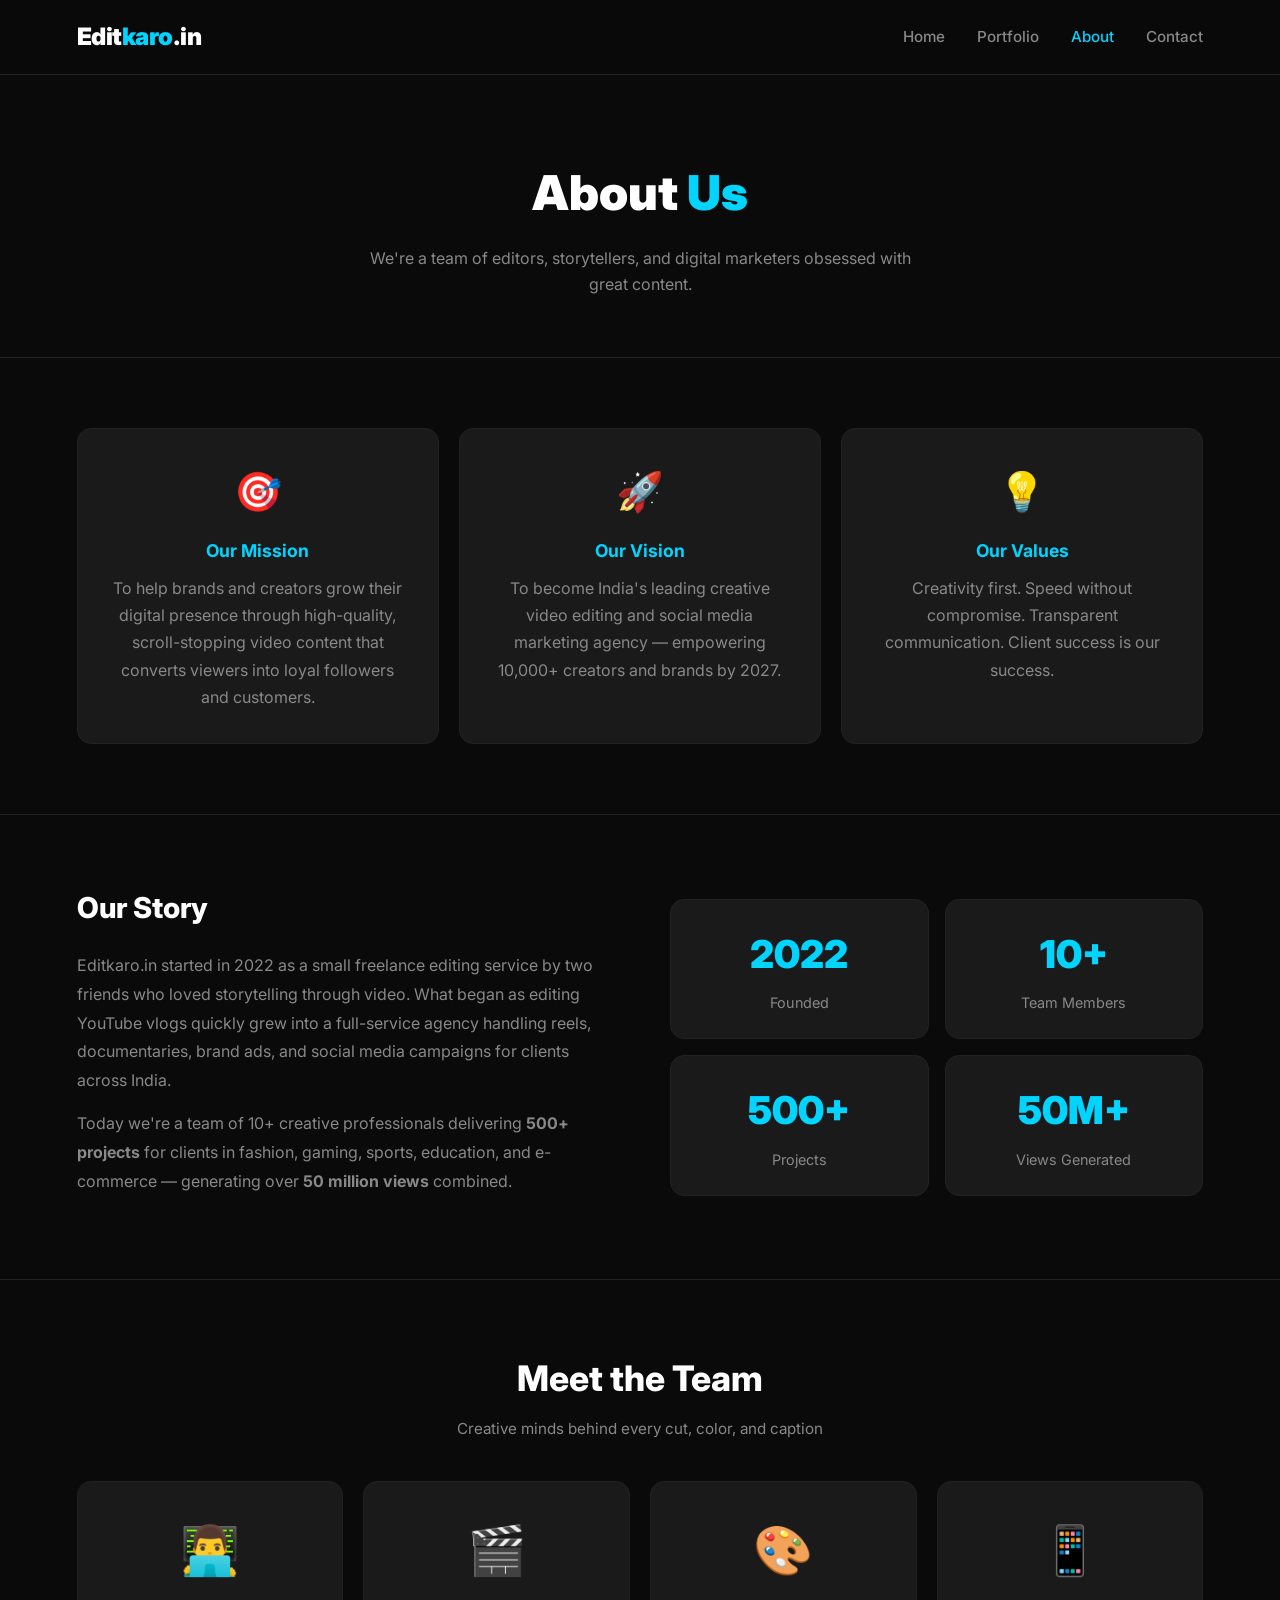
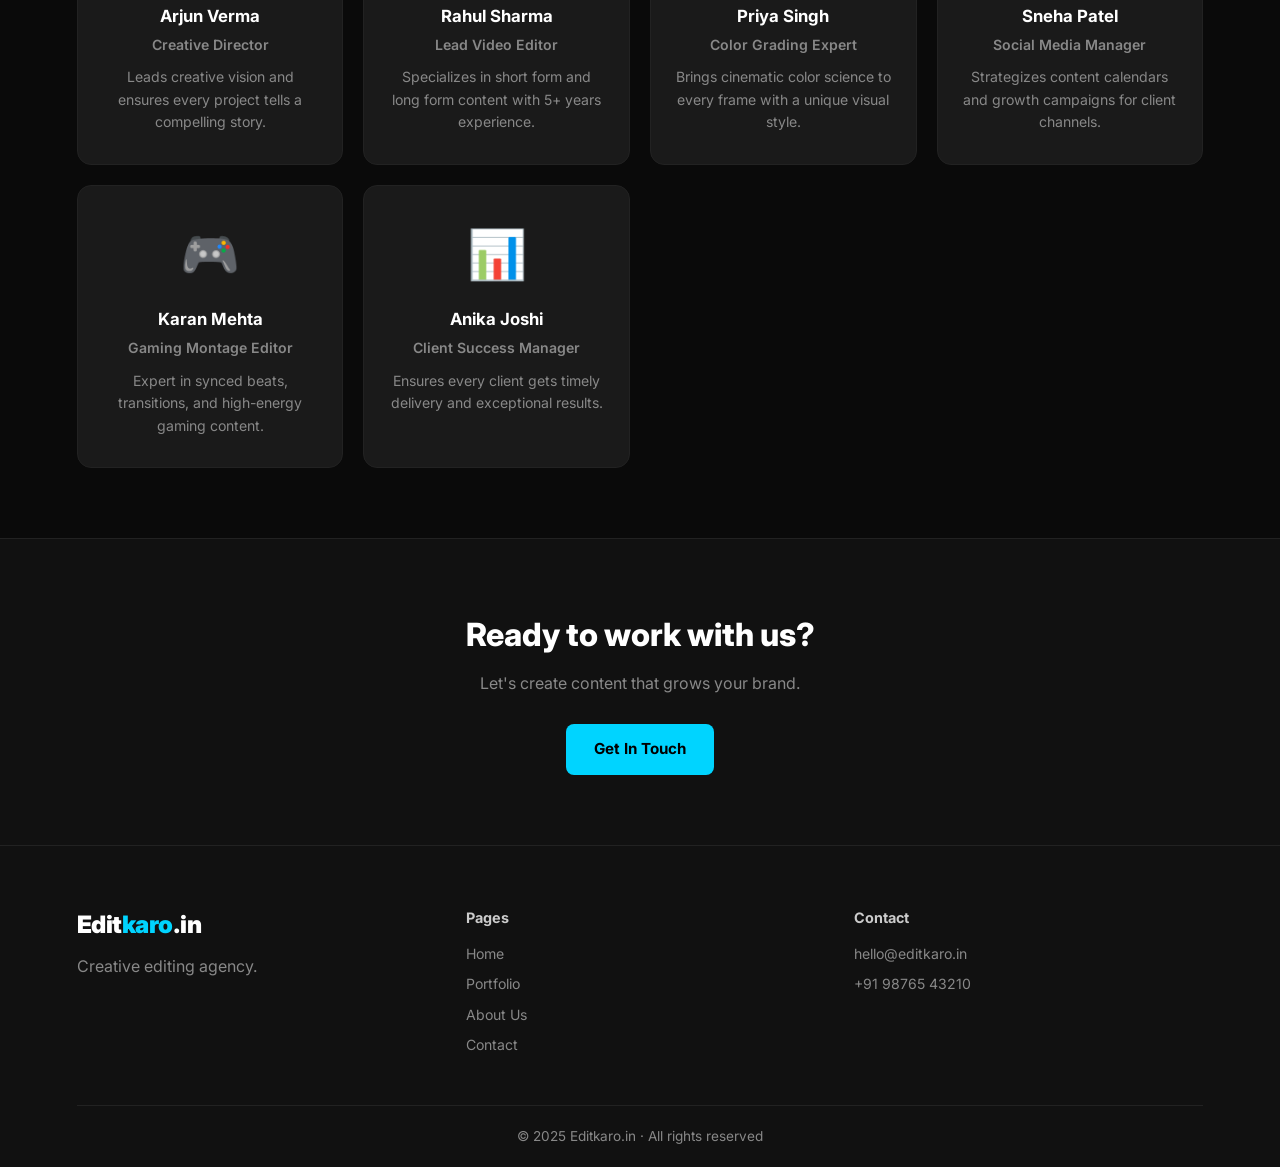
<file: about.html>
<!DOCTYPE html>
<html lang="en">
<head>
  <meta charset="UTF-8">
  <meta name="viewport" content="width=device-width, initial-scale=1.0">
  <meta name="description" content="About Editkaro.in – Our story, mission, vision and the creative team behind India's fastest growing video editing agency.">
  <title>About Us – Editkaro.in</title>
  <link rel="stylesheet" href="style.css">
  <link href="https://fonts.googleapis.com/css2?family=Inter:wght@400;600;700;900&display=swap" rel="stylesheet">
</head>
<body>

<header id="header">
  <div class="logo">Edit<span>karo</span>.in</div>
  <nav id="nav">
    <a href="index.html">Home</a>
    <a href="portfolio.html">Portfolio</a>
    <a href="about.html" class="active">About</a>
    <a href="contact.html">Contact</a>
  </nav>
  <div class="hamburger" id="hamburger">&#9776;</div>
</header>

<!-- PAGE HERO -->
<section class="page-hero">
  <h1>About <span>Us</span></h1>
  <p>We're a team of editors, storytellers, and digital marketers obsessed with great content.</p>
</section>

<!-- MISSION & VISION -->
<section class="about-mv">
  <div class="mv-card">
    <div class="mv-icon">🎯</div>
    <h3>Our Mission</h3>
    <p>To help brands and creators grow their digital presence through high-quality, scroll-stopping video content that converts viewers into loyal followers and customers.</p>
  </div>
  <div class="mv-card">
    <div class="mv-icon">🚀</div>
    <h3>Our Vision</h3>
    <p>To become India's leading creative video editing and social media marketing agency — empowering 10,000+ creators and brands by 2027.</p>
  </div>
  <div class="mv-card">
    <div class="mv-icon">💡</div>
    <h3>Our Values</h3>
    <p>Creativity first. Speed without compromise. Transparent communication. Client success is our success.</p>
  </div>
</section>

<!-- STORY -->
<section class="about-story">
  <div class="story-text">
    <h2>Our Story</h2>
    <p>Editkaro.in started in 2022 as a small freelance editing service by two friends who loved storytelling through video. What began as editing YouTube vlogs quickly grew into a full-service agency handling reels, documentaries, brand ads, and social media campaigns for clients across India.</p>
    <p>Today we're a team of 10+ creative professionals delivering <strong>500+ projects</strong> for clients in fashion, gaming, sports, education, and e-commerce — generating over <strong>50 million views</strong> combined.</p>
  </div>
  <div class="story-stats">
    <div class="stat-item"><h2>2022</h2><p>Founded</p></div>
    <div class="stat-item"><h2>10+</h2><p>Team Members</p></div>
    <div class="stat-item"><h2>500+</h2><p>Projects</p></div>
    <div class="stat-item"><h2>50M+</h2><p>Views Generated</p></div>
  </div>
</section>

<!-- TEAM -->
<section class="team-section">
  <h2 class="section-title">Meet the Team</h2>
  <p class="section-sub">Creative minds behind every cut, color, and caption</p>
  <div class="team-grid">

    <div class="team-card">
      <div class="team-avatar">👨‍💻</div>
      <h3>Arjun Verma</h3>
      <p class="team-role">Creative Director</p>
      <p>Leads creative vision and ensures every project tells a compelling story.</p>
    </div>

    <div class="team-card">
      <div class="team-avatar">🎬</div>
      <h3>Rahul Sharma</h3>
      <p class="team-role">Lead Video Editor</p>
      <p>Specializes in short form and long form content with 5+ years experience.</p>
    </div>

    <div class="team-card">
      <div class="team-avatar">🎨</div>
      <h3>Priya Singh</h3>
      <p class="team-role">Color Grading Expert</p>
      <p>Brings cinematic color science to every frame with a unique visual style.</p>
    </div>

    <div class="team-card">
      <div class="team-avatar">📱</div>
      <h3>Sneha Patel</h3>
      <p class="team-role">Social Media Manager</p>
      <p>Strategizes content calendars and growth campaigns for client channels.</p>
    </div>

    <div class="team-card">
      <div class="team-avatar">🎮</div>
      <h3>Karan Mehta</h3>
      <p class="team-role">Gaming Montage Editor</p>
      <p>Expert in synced beats, transitions, and high-energy gaming content.</p>
    </div>

    <div class="team-card">
      <div class="team-avatar">📊</div>
      <h3>Anika Joshi</h3>
      <p class="team-role">Client Success Manager</p>
      <p>Ensures every client gets timely delivery and exceptional results.</p>
    </div>

  </div>
</section>

<!-- CTA -->
<section class="about-cta">
  <h2>Ready to work with us?</h2>
  <p>Let's create content that grows your brand.</p>
  <a href="contact.html" class="btn-primary">Get In Touch</a>
</section>

<footer>
  <div class="footer-grid">
    <div>
      <div class="logo">Edit<span>karo</span>.in</div>
      <p style="color:#888;margin-top:10px;">Creative editing agency.</p>
    </div>
    <div>
      <h4>Pages</h4>
      <ul>
        <li><a href="index.html">Home</a></li>
        <li><a href="portfolio.html">Portfolio</a></li>
        <li><a href="about.html">About Us</a></li>
        <li><a href="contact.html">Contact</a></li>
      </ul>
    </div>
    <div>
      <h4>Contact</h4>
      <ul>
        <li>hello@editkaro.in</li>
        <li>+91 98765 43210</li>
      </ul>
    </div>
  </div>
  <div class="footer-bottom"><p>© 2025 Editkaro.in · All rights reserved</p></div>
</footer>

<script src="script.js"></script>
</body>
</html>
</file>
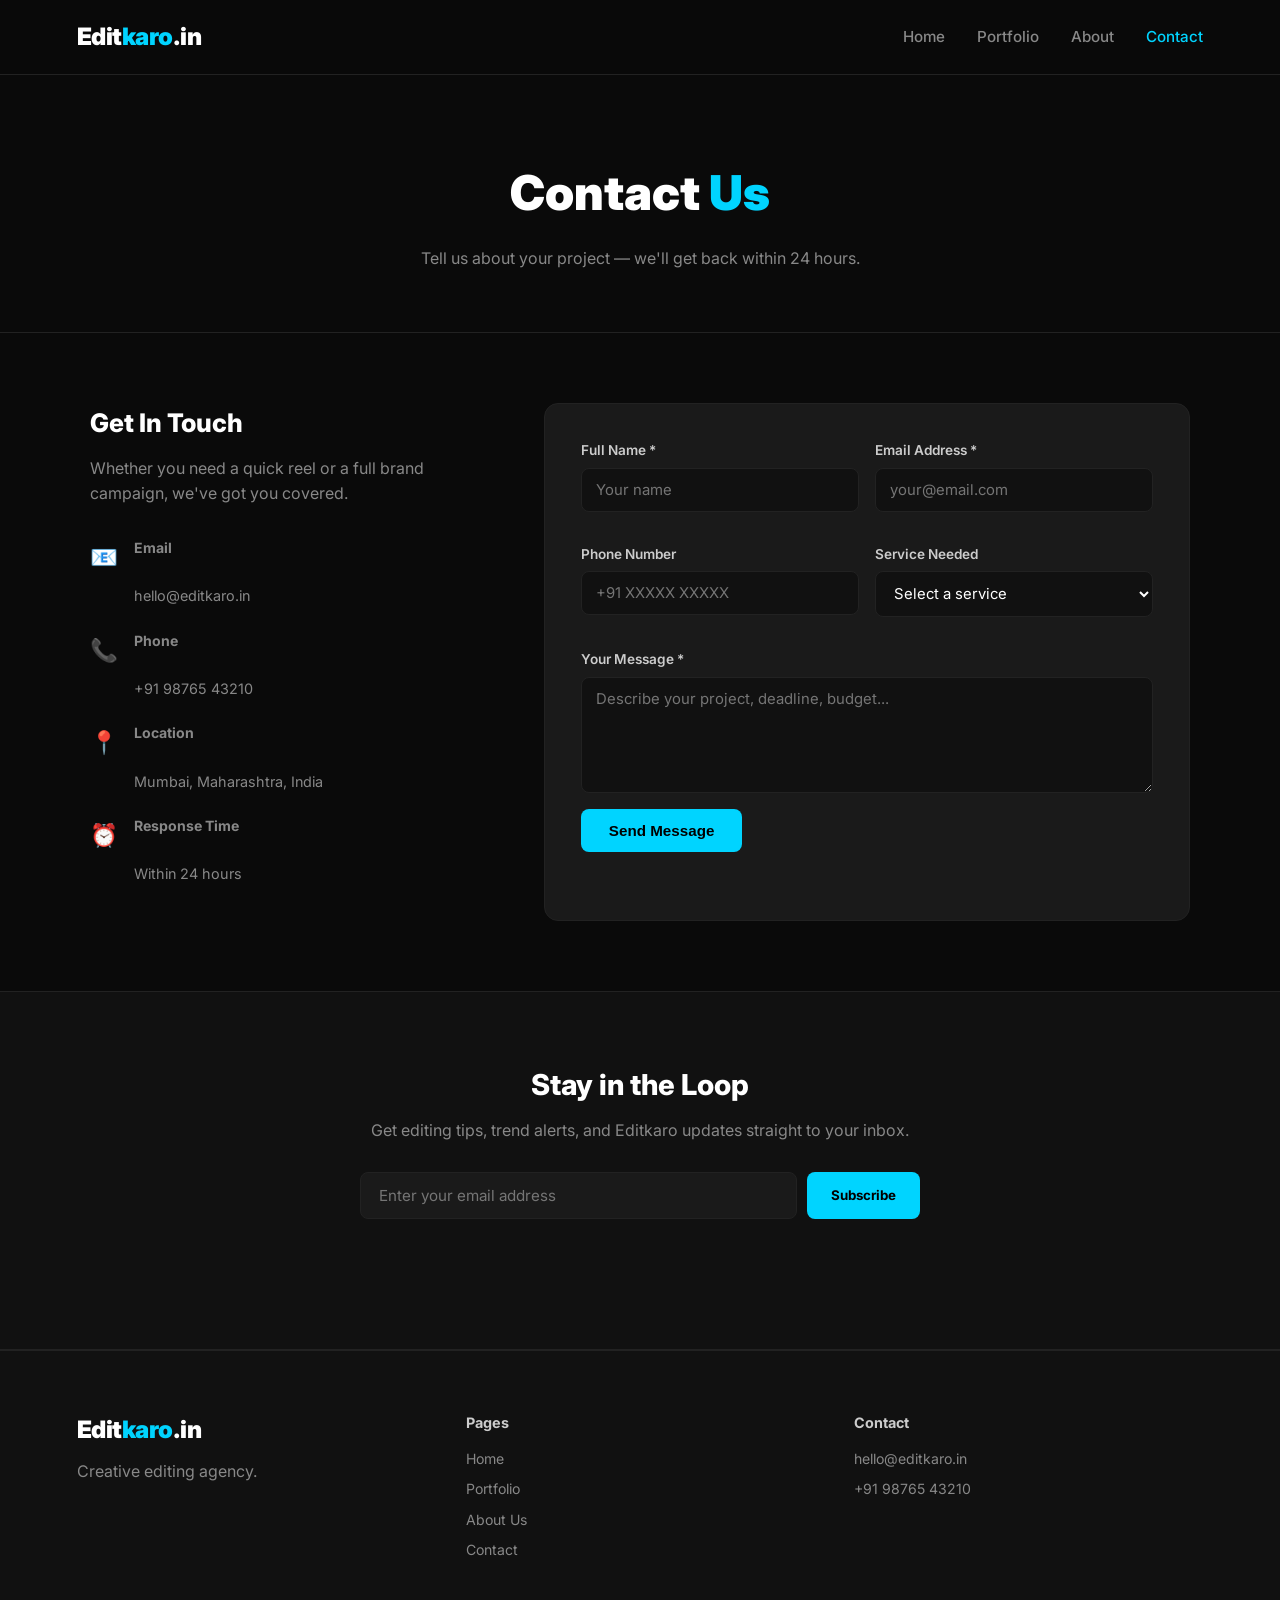
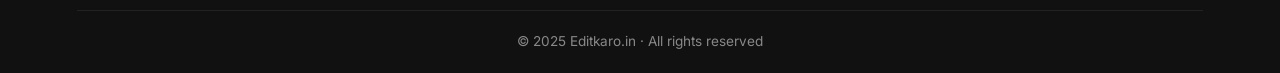
<file: contact.html>
<!DOCTYPE html>
<html lang="en">
<head>
  <meta charset="UTF-8">
  <meta name="viewport" content="width=device-width, initial-scale=1.0">
  <meta name="description" content="Contact Editkaro.in – Get a free quote for video editing, social media marketing, and creative content services.">
  <title>Contact Us – Editkaro.in</title>
  <link rel="stylesheet" href="style.css">
  <link href="https://fonts.googleapis.com/css2?family=Inter:wght@400;600;700;900&display=swap" rel="stylesheet">
</head>
<body>

<header id="header">
  <div class="logo">Edit<span>karo</span>.in</div>
  <nav id="nav">
    <a href="index.html">Home</a>
    <a href="portfolio.html">Portfolio</a>
    <a href="about.html">About</a>
    <a href="contact.html" class="active">Contact</a>
  </nav>
  <div class="hamburger" id="hamburger">&#9776;</div>
</header>

<section class="page-hero">
  <h1>Contact <span>Us</span></h1>
  <p>Tell us about your project — we'll get back within 24 hours.</p>
</section>

<section class="contact-section">
  <div class="contact-grid">

    <!-- Contact Info -->
    <div class="contact-info">
      <h2>Get In Touch</h2>
      <p>Whether you need a quick reel or a full brand campaign, we've got you covered.</p>
      <div class="info-item">
        <span>📧</span>
        <div><strong>Email</strong><br>hello@editkaro.in</div>
      </div>
      <div class="info-item">
        <span>📞</span>
        <div><strong>Phone</strong><br>+91 98765 43210</div>
      </div>
      <div class="info-item">
        <span>📍</span>
        <div><strong>Location</strong><br>Mumbai, Maharashtra, India</div>
      </div>
      <div class="info-item">
        <span>⏰</span>
        <div><strong>Response Time</strong><br>Within 24 hours</div>
      </div>
    </div>

    <!-- Contact Form -->
    <div class="contact-form-wrap">
      <form id="contactForm">
        <div class="form-row">
          <div class="form-group">
            <label>Full Name *</label>
            <input type="text" id="cfName" placeholder="Your name" required>
          </div>
          <div class="form-group">
            <label>Email Address *</label>
            <input type="email" id="cfEmail" placeholder="your@email.com" required>
          </div>
        </div>
        <div class="form-row">
          <div class="form-group">
            <label>Phone Number</label>
            <input type="tel" id="cfPhone" placeholder="+91 XXXXX XXXXX">
          </div>
          <div class="form-group">
            <label>Service Needed</label>
            <select id="cfService">
              <option value="">Select a service</option>
              <option>Short Form Editing</option>
              <option>Long Form Editing</option>
              <option>Gaming Montage</option>
              <option>Football Edit</option>
              <option>eCommerce Ads</option>
              <option>Documentary</option>
              <option>Color Grading</option>
              <option>Anime AMV</option>
              <option>Social Media Management</option>
              <option>Other</option>
            </select>
          </div>
        </div>
        <div class="form-group">
          <label>Your Message *</label>
          <textarea id="cfMessage" placeholder="Describe your project, deadline, budget..." rows="5" required></textarea>
        </div>
        <button type="submit" class="btn-primary" id="cfBtn">Send Message</button>
        <p class="form-msg" id="cfMsg"></p>
      </form>
    </div>

  </div>
</section>

<!-- EMAIL SUBSCRIBER -->
<section class="newsletter" style="margin-top:0;">
  <div class="newsletter-inner">
    <h2>Stay in the Loop</h2>
    <p>Get editing tips, trend alerts, and Editkaro updates straight to your inbox.</p>
    <form id="subscribeForm">
      <input type="email" id="subEmail" placeholder="Enter your email address" required>
      <button type="submit">Subscribe</button>
    </form>
    <p class="form-msg" id="subMsg"></p>
  </div>
</section>

<footer>
  <div class="footer-grid">
    <div>
      <div class="logo">Edit<span>karo</span>.in</div>
      <p style="color:#888;margin-top:10px;">Creative editing agency.</p>
    </div>
    <div>
      <h4>Pages</h4>
      <ul>
        <li><a href="index.html">Home</a></li>
        <li><a href="portfolio.html">Portfolio</a></li>
        <li><a href="about.html">About Us</a></li>
        <li><a href="contact.html">Contact</a></li>
      </ul>
    </div>
    <div>
      <h4>Contact</h4>
      <ul>
        <li>hello@editkaro.in</li>
        <li>+91 98765 43210</li>
      </ul>
    </div>
  </div>
  <div class="footer-bottom"><p>© 2025 Editkaro.in · All rights reserved</p></div>
</footer>

<script src="script.js"></script>
</body>
</html>
</file>
<file: style.css>
/* ============================================
   EDITKARO.IN — style.css
   ============================================ */

*, *::before, *::after {
  margin: 0;
  padding: 0;
  box-sizing: border-box;
}

:root {
  --accent: #00d4ff;
  --accent2: #7c3aed;
  --bg: #0a0a0a;
  --bg2: #111;
  --bg3: #1a1a1a;
  --text: #ffffff;
  --muted: #888;
  --border: #222;
  --radius: 14px;
  --shadow: 0 8px 32px rgba(0,0,0,0.4);
}

html { scroll-behavior: smooth; }

body {
  background: var(--bg);
  color: var(--text);
  font-family: 'Inter', Arial, sans-serif;
  line-height: 1.6;
}

a { color: inherit; text-decoration: none; }

/* ============================================
   HEADER
   ============================================ */
header {
  display: flex;
  justify-content: space-between;
  align-items: center;
  padding: 18px 6%;
  background: rgba(10,10,10,0.95);
  backdrop-filter: blur(10px);
  position: sticky;
  top: 0;
  z-index: 1000;
  border-bottom: 1px solid var(--border);
}

.logo {
  font-size: 1.5rem;
  font-weight: 900;
  letter-spacing: -0.5px;
}
.logo span { color: var(--accent); }

nav a {
  color: var(--muted);
  margin-left: 28px;
  font-size: 0.95rem;
  font-weight: 500;
  transition: color 0.2s;
}
nav a:hover, nav a.active { color: var(--text); }
nav a.active { color: var(--accent); }

.hamburger {
  display: none;
  font-size: 1.6rem;
  cursor: pointer;
  color: var(--text);
}

/* ============================================
   HERO
   ============================================ */
.hero {
  min-height: 88vh;
  display: flex;
  align-items: center;
  justify-content: center;
  text-align: center;
  padding: 60px 6%;
  position: relative;
  overflow: hidden;
}

.hero-bg-grid {
  position: absolute;
  inset: 0;
  background-image:
    linear-gradient(rgba(0,212,255,0.03) 1px, transparent 1px),
    linear-gradient(90deg, rgba(0,212,255,0.03) 1px, transparent 1px);
  background-size: 60px 60px;
  pointer-events: none;
}

.hero-content { position: relative; z-index: 1; max-width: 780px; }

.hero-tag {
  display: inline-block;
  background: rgba(0,212,255,0.1);
  border: 1px solid rgba(0,212,255,0.3);
  color: var(--accent);
  padding: 6px 16px;
  border-radius: 30px;
  font-size: 0.85rem;
  margin-bottom: 20px;
}

.hero h1 {
  font-size: clamp(2.2rem, 5vw, 4rem);
  font-weight: 900;
  line-height: 1.1;
  margin-bottom: 20px;
}
.hero h1 span { color: var(--accent); }

.hero-sub {
  color: var(--muted);
  font-size: 1.1rem;
  max-width: 600px;
  margin: 0 auto 36px;
}

.hero-btns {
  display: flex;
  gap: 14px;
  justify-content: center;
  flex-wrap: wrap;
}

/* ============================================
   BUTTONS
   ============================================ */
.btn-primary {
  background: var(--accent);
  color: #000;
  padding: 13px 28px;
  border-radius: 8px;
  font-weight: 700;
  font-size: 0.95rem;
  transition: transform 0.2s, box-shadow 0.2s;
  display: inline-block;
  cursor: pointer;
  border: none;
}
.btn-primary:hover {
  transform: translateY(-2px);
  box-shadow: 0 8px 24px rgba(0,212,255,0.35);
}

.btn-secondary {
  background: transparent;
  color: var(--text);
  padding: 13px 28px;
  border-radius: 8px;
  font-weight: 600;
  font-size: 0.95rem;
  border: 1px solid var(--border);
  transition: border-color 0.2s, background 0.2s;
  display: inline-block;
}
.btn-secondary:hover {
  border-color: var(--accent);
  background: rgba(0,212,255,0.05);
}

/* ============================================
   STATS
   ============================================ */
.stats {
  display: flex;
  justify-content: center;
  gap: 10px;
  flex-wrap: wrap;
  padding: 50px 6%;
  border-top: 1px solid var(--border);
  border-bottom: 1px solid var(--border);
}

.stat-item {
  text-align: center;
  padding: 20px 30px;
  flex: 1;
  min-width: 130px;
}
.stat-item h2 {
  font-size: 2.4rem;
  font-weight: 900;
  color: var(--accent);
  margin-bottom: 6px;
}
.stat-item p { color: var(--muted); font-size: 0.9rem; }

/* ============================================
   SECTION TITLES
   ============================================ */
.section-title {
  text-align: center;
  font-size: clamp(1.6rem, 3vw, 2.2rem);
  font-weight: 800;
  margin-bottom: 10px;
}
.section-sub {
  text-align: center;
  color: var(--muted);
  margin-bottom: 40px;
  font-size: 0.95rem;
}
.inline-link { color: var(--accent); }

/* ============================================
   SERVICES
   ============================================ */
.services {
  padding: 80px 6%;
}

.services-grid {
  display: grid;
  grid-template-columns: repeat(auto-fit, minmax(260px, 1fr));
  gap: 20px;
}

.service-card {
  background: var(--bg3);
  border: 1px solid var(--border);
  border-radius: var(--radius);
  padding: 28px;
  transition: border-color 0.3s, transform 0.3s;
}
.service-card:hover {
  border-color: var(--accent);
  transform: translateY(-4px);
}
.service-icon {
  font-size: 2rem;
  margin-bottom: 14px;
}
.service-card h3 {
  font-size: 1.05rem;
  font-weight: 700;
  margin-bottom: 8px;
}
.service-card p { color: var(--muted); font-size: 0.9rem; }

/* ============================================
   GALLERY / PORTFOLIO
   ============================================ */
.featured, #portfolio {
  padding: 80px 6%;
}

.gallery {
  display: grid;
  grid-template-columns: repeat(auto-fill, minmax(300px, 1fr));
  gap: 22px;
}

.card {
  background: var(--bg3);
  border-radius: var(--radius);
  overflow: hidden;
  cursor: pointer;
  transition: transform 0.3s, box-shadow 0.3s;
  border: 1px solid var(--border);
}
.card:hover {
  transform: translateY(-6px);
  box-shadow: var(--shadow);
  border-color: rgba(0,212,255,0.3);
}

.video-wrap {
  position: relative;
  overflow: hidden;
}
.video-wrap video {
  width: 100%;
  height: 220px;
  object-fit: cover;
  display: block;
  transition: transform 0.4s;
}
.card:hover .video-wrap video {
  transform: scale(1.04);
}

.play-overlay {
  position: absolute;
  inset: 0;
  display: flex;
  align-items: center;
  justify-content: center;
  background: rgba(0,0,0,0.3);
  font-size: 2.4rem;
  opacity: 0;
  transition: opacity 0.3s;
  color: white;
}
.card:hover .play-overlay { opacity: 1; }

.card-info {
  padding: 14px 16px 18px;
}
.tag {
  display: inline-block;
  background: rgba(0,212,255,0.12);
  color: var(--accent);
  padding: 3px 10px;
  border-radius: 20px;
  font-size: 0.75rem;
  font-weight: 600;
  margin-bottom: 6px;
}
.card-info h3 {
  font-size: 1rem;
  font-weight: 700;
}

/* ============================================
   FILTERS
   ============================================ */
.filters {
  display: flex;
  justify-content: center;
  gap: 10px;
  flex-wrap: wrap;
  margin-bottom: 36px;
}

.filters button {
  padding: 9px 20px;
  border: 1px solid var(--border);
  border-radius: 30px;
  cursor: pointer;
  background: transparent;
  color: var(--muted);
  font-size: 0.88rem;
  font-weight: 500;
  transition: all 0.25s;
  font-family: 'Inter', Arial, sans-serif;
}
.filters button:hover,
.filters button.active {
  background: var(--accent);
  border-color: var(--accent);
  color: #000;
  font-weight: 700;
}

/* ============================================
   PAGE HERO (inner pages)
   ============================================ */
.page-hero {
  padding: 80px 6% 60px;
  text-align: center;
  border-bottom: 1px solid var(--border);
}
.page-hero h1 {
  font-size: clamp(2rem, 4vw, 3rem);
  font-weight: 900;
  margin-bottom: 14px;
}
.page-hero h1 span { color: var(--accent); }
.page-hero p { color: var(--muted); font-size: 1rem; max-width: 560px; margin: 0 auto; }

/* ============================================
   NEWSLETTER
   ============================================ */
.newsletter {
  padding: 70px 6%;
  background: var(--bg2);
  border-top: 1px solid var(--border);
  border-bottom: 1px solid var(--border);
}
.newsletter-inner {
  max-width: 560px;
  margin: 0 auto;
  text-align: center;
}
.newsletter h2 {
  font-size: 1.8rem;
  font-weight: 800;
  margin-bottom: 10px;
}
.newsletter p { color: var(--muted); margin-bottom: 28px; }

.newsletter form,
#subscribeForm {
  display: flex;
  gap: 10px;
  flex-wrap: wrap;
  justify-content: center;
}
.newsletter input,
#subscribeForm input {
  flex: 1;
  min-width: 220px;
  padding: 13px 18px;
  background: var(--bg3);
  border: 1px solid var(--border);
  border-radius: 8px;
  color: var(--text);
  font-size: 0.95rem;
  font-family: 'Inter', Arial, sans-serif;
}
.newsletter input:focus,
#subscribeForm input:focus {
  outline: none;
  border-color: var(--accent);
}
.newsletter button,
#subscribeForm button {
  padding: 13px 24px;
  background: var(--accent);
  color: #000;
  border: none;
  border-radius: 8px;
  font-weight: 700;
  cursor: pointer;
  font-family: 'Inter', Arial, sans-serif;
  transition: box-shadow 0.2s;
}
.newsletter button:hover { box-shadow: 0 4px 16px rgba(0,212,255,0.3); }

.form-msg {
  margin-top: 12px;
  font-size: 0.9rem;
  color: var(--accent);
  min-height: 20px;
}

/* ============================================
   TESTIMONIALS
   ============================================ */
.testimonials {
  padding: 80px 6%;
}
.testi-grid {
  display: grid;
  grid-template-columns: repeat(auto-fit, minmax(260px, 1fr));
  gap: 20px;
  max-width: 1000px;
  margin: 0 auto;
}
.testi-card {
  background: var(--bg3);
  border: 1px solid var(--border);
  border-radius: var(--radius);
  padding: 28px;
}
.testi-card p {
  color: #ccc;
  font-size: 0.95rem;
  margin-bottom: 14px;
  line-height: 1.7;
}
.testi-card strong { color: var(--accent); font-size: 0.88rem; }

/* ============================================
   ABOUT PAGE
   ============================================ */
.about-mv {
  display: grid;
  grid-template-columns: repeat(auto-fit, minmax(260px, 1fr));
  gap: 20px;
  padding: 70px 6%;
}
.mv-card {
  background: var(--bg3);
  border: 1px solid var(--border);
  border-radius: var(--radius);
  padding: 32px 28px;
  text-align: center;
}
.mv-icon { font-size: 2.4rem; margin-bottom: 14px; }
.mv-card h3 { font-size: 1.1rem; font-weight: 700; margin-bottom: 10px; color: var(--accent); }
.mv-card p { color: var(--muted); line-height: 1.7; }

.about-story {
  padding: 70px 6%;
  display: grid;
  grid-template-columns: 1fr 1fr;
  gap: 60px;
  align-items: center;
  border-top: 1px solid var(--border);
}
.story-text h2 { font-size: 1.8rem; font-weight: 800; margin-bottom: 20px; }
.story-text p { color: var(--muted); margin-bottom: 14px; line-height: 1.8; }
.story-stats {
  display: grid;
  grid-template-columns: 1fr 1fr;
  gap: 16px;
}
.story-stats .stat-item {
  background: var(--bg3);
  border: 1px solid var(--border);
  border-radius: var(--radius);
  padding: 24px;
}

.team-section { padding: 70px 6%; border-top: 1px solid var(--border); }
.team-grid {
  display: grid;
  grid-template-columns: repeat(auto-fill, minmax(240px, 1fr));
  gap: 20px;
}
.team-card {
  background: var(--bg3);
  border: 1px solid var(--border);
  border-radius: var(--radius);
  padding: 30px 24px;
  text-align: center;
  transition: border-color 0.3s, transform 0.3s;
}
.team-card:hover { border-color: var(--accent); transform: translateY(-4px); }
.team-avatar { font-size: 3rem; margin-bottom: 14px; }
.team-card h3 { font-size: 1.05rem; font-weight: 700; margin-bottom: 4px; }
.team-role { color: var(--accent); font-size: 0.82rem; font-weight: 600; margin-bottom: 10px; display: block; }
.team-card p { color: var(--muted); font-size: 0.88rem; }

.about-cta {
  text-align: center;
  padding: 70px 6%;
  background: var(--bg2);
  border-top: 1px solid var(--border);
}
.about-cta h2 { font-size: 2rem; font-weight: 800; margin-bottom: 10px; }
.about-cta p { color: var(--muted); margin-bottom: 28px; }

/* ============================================
   CONTACT PAGE
   ============================================ */
.contact-section { padding: 70px 6%; }
.contact-grid {
  display: grid;
  grid-template-columns: 1fr 1.6fr;
  gap: 50px;
  max-width: 1100px;
  margin: 0 auto;
}
.contact-info h2 { font-size: 1.6rem; font-weight: 800; margin-bottom: 12px; }
.contact-info > p { color: var(--muted); margin-bottom: 30px; }
.info-item {
  display: flex;
  gap: 16px;
  margin-bottom: 22px;
  align-items: flex-start;
}
.info-item span { font-size: 1.4rem; margin-top: 2px; }
.info-item div strong { display: block; font-size: 0.88rem; margin-bottom: 2px; }
.info-item div { color: var(--muted); font-size: 0.9rem; }

.contact-form-wrap { background: var(--bg3); border: 1px solid var(--border); border-radius: var(--radius); padding: 36px; }
.form-row { display: grid; grid-template-columns: 1fr 1fr; gap: 16px; margin-bottom: 16px; }
.form-group { display: flex; flex-direction: column; gap: 6px; margin-bottom: 16px; }
.form-group label { font-size: 0.85rem; font-weight: 600; color: #ccc; }
.form-group input,
.form-group select,
.form-group textarea {
  background: var(--bg2);
  border: 1px solid var(--border);
  border-radius: 8px;
  color: var(--text);
  padding: 12px 14px;
  font-size: 0.93rem;
  font-family: 'Inter', Arial, sans-serif;
  transition: border-color 0.2s;
  resize: vertical;
}
.form-group input:focus,
.form-group select:focus,
.form-group textarea:focus {
  outline: none;
  border-color: var(--accent);
}
.form-group select option { background: var(--bg2); }

/* ============================================
   LIGHTBOX
   ============================================ */
.lightbox {
  display: none;
  position: fixed;
  inset: 0;
  background: rgba(0,0,0,0.96);
  justify-content: center;
  align-items: center;
  z-index: 9999;
  animation: fadeIn 0.2s ease;
}
.lightbox video {
  width: 85%;
  max-width: 960px;
  border-radius: 12px;
  box-shadow: 0 0 60px rgba(0,0,0,0.8);
}
#close {
  position: absolute;
  top: 24px;
  right: 36px;
  font-size: 42px;
  cursor: pointer;
  color: #fff;
  line-height: 1;
  transition: color 0.2s;
}
#close:hover { color: var(--accent); }

/* ============================================
   FOOTER
   ============================================ */
footer {
  background: var(--bg2);
  border-top: 1px solid var(--border);
  padding: 60px 6% 0;
}
.footer-grid {
  display: grid;
  grid-template-columns: repeat(auto-fit, minmax(160px, 1fr));
  gap: 40px;
  margin-bottom: 40px;
}
footer h4 { font-size: 0.9rem; font-weight: 700; margin-bottom: 14px; color: #ccc; }
footer ul { list-style: none; }
footer ul li {
  color: var(--muted);
  font-size: 0.88rem;
  margin-bottom: 8px;
}
footer ul li a { color: var(--muted); transition: color 0.2s; }
footer ul li a:hover { color: var(--accent); }
.footer-bottom {
  border-top: 1px solid var(--border);
  padding: 20px 0;
  text-align: center;
}
.footer-bottom p { color: var(--muted); font-size: 0.85rem; }

/* ============================================
   ANIMATIONS
   ============================================ */
@keyframes fadeIn { from { opacity:0 } to { opacity:1 } }

.card, .service-card, .testi-card, .team-card {
  animation: fadeIn 0.5s ease both;
}

/* ============================================
   RESPONSIVE
   ============================================ */
@media (max-width: 900px) {
  .about-story { grid-template-columns: 1fr; gap: 40px; }
  .contact-grid { grid-template-columns: 1fr; }
  .form-row { grid-template-columns: 1fr; }
}

@media (max-width: 768px) {
  nav { display: none; position: absolute; top: 65px; left: 0; right: 0; background: var(--bg2); flex-direction: column; padding: 20px; border-bottom: 1px solid var(--border); z-index: 999; }
  nav.open { display: flex; }
  nav a { margin: 8px 0; }
  .hamburger { display: block; }

  .hero { min-height: 75vh; padding: 50px 5%; }
  .hero h1 { font-size: 2rem; }

  .stats { gap: 0; }
  .stat-item { min-width: 50%; padding: 16px; }

  .gallery { grid-template-columns: 1fr; }
  .filters button { padding: 8px 14px; font-size: 0.82rem; }

  .lightbox video { width: 95%; }
  #close { top: 14px; right: 16px; font-size: 34px; }

  .contact-form-wrap { padding: 24px; }
  footer { padding: 40px 5% 0; }
}
</file>
